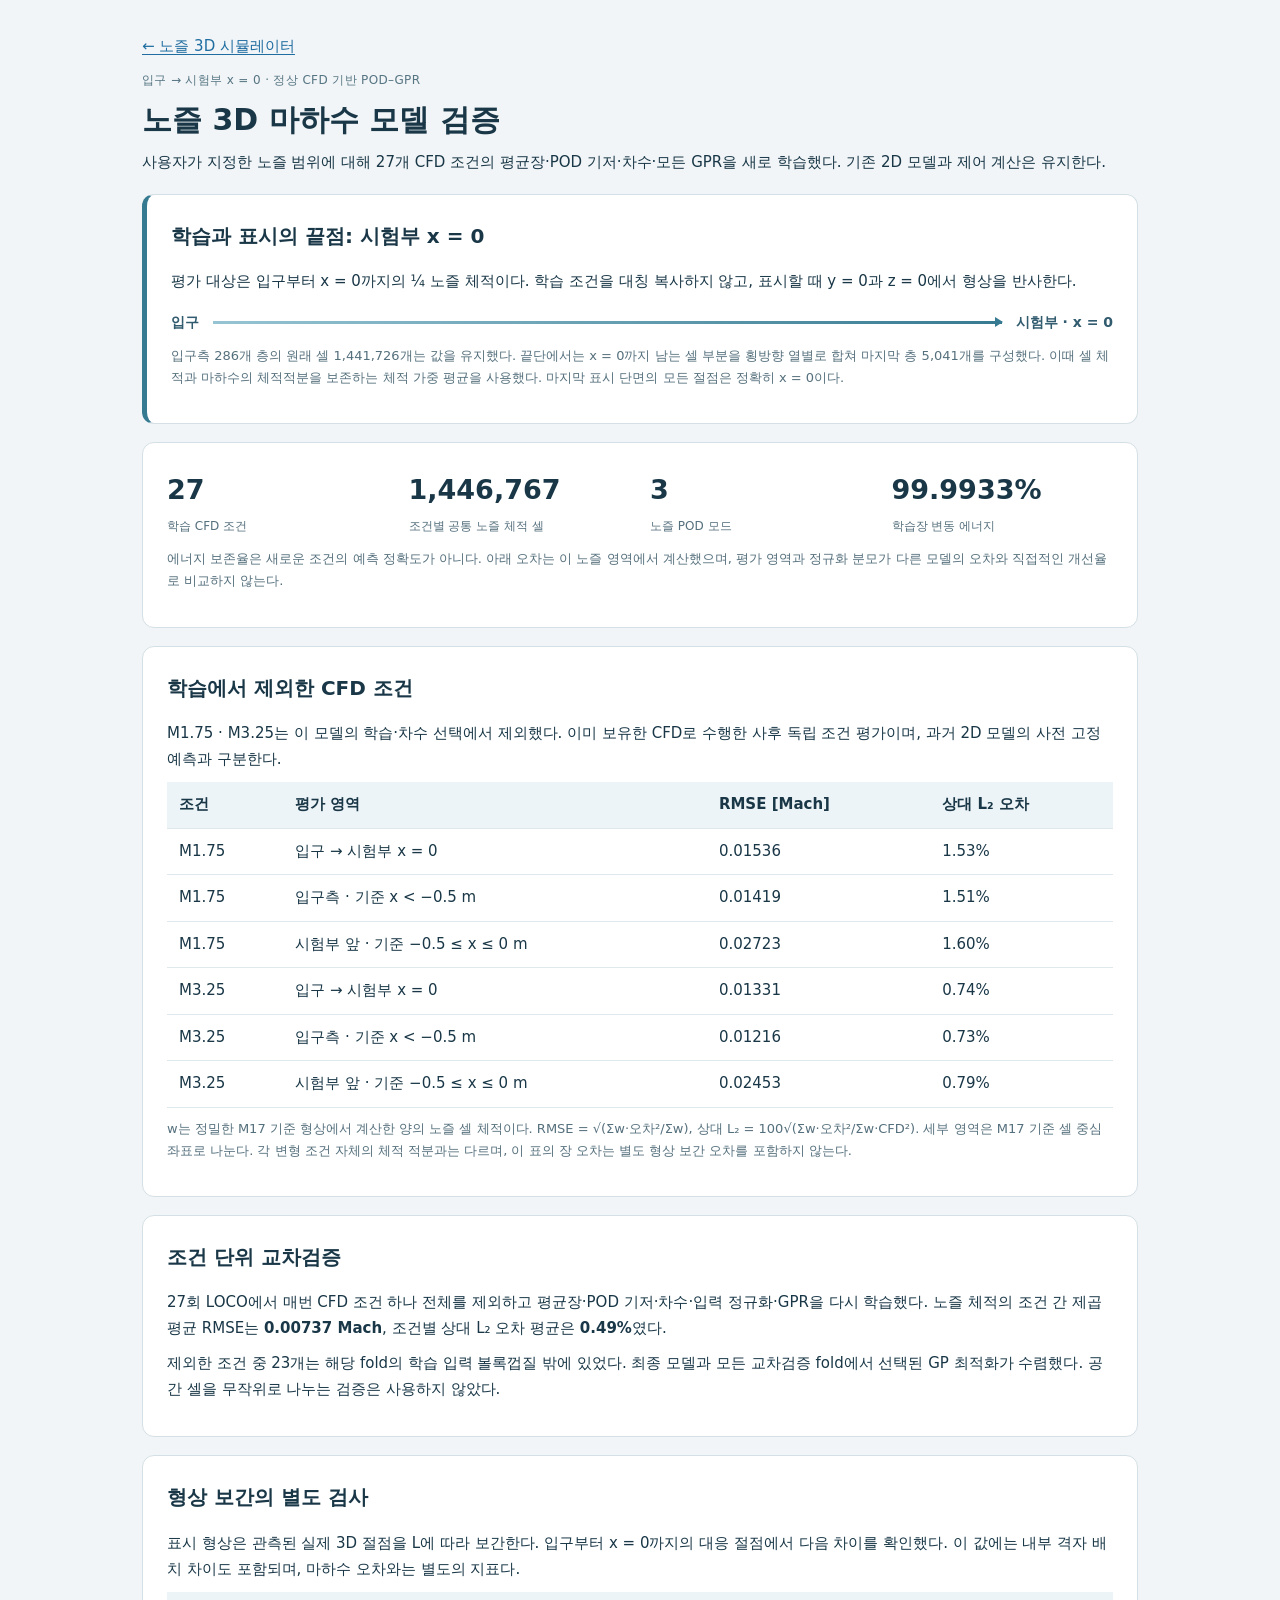
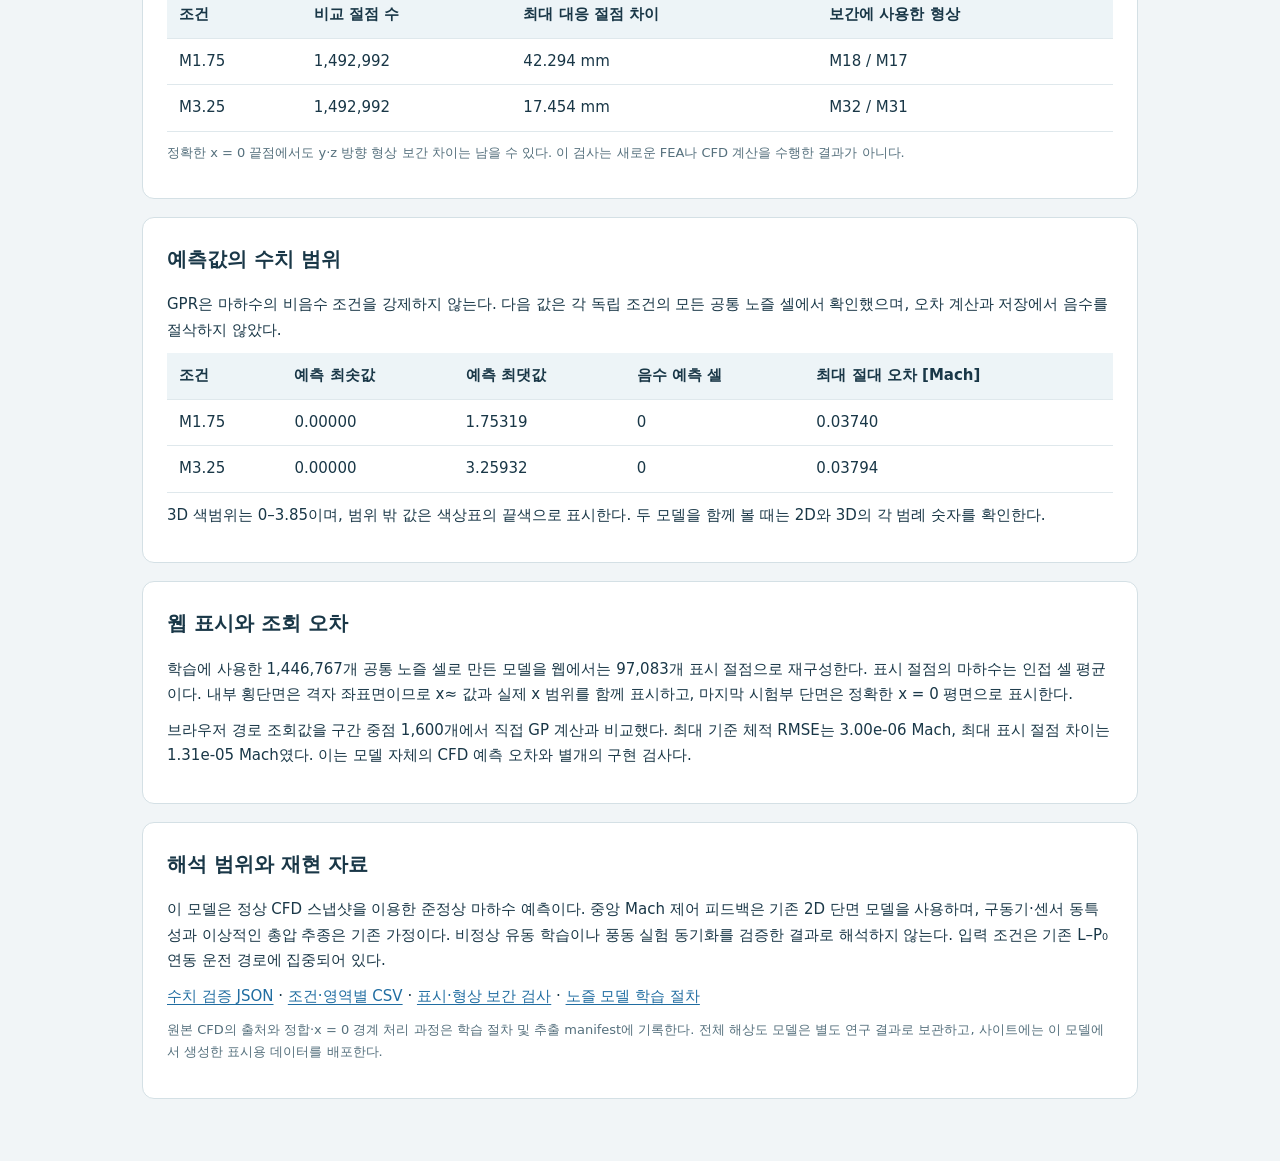
<file: volume/validation.html>
<!doctype html>
<html lang="ko"><head><meta charset="utf-8"><meta name="viewport" content="width=device-width,initial-scale=1">
<title>노즐 3D 마하수 모델 검증 · 입구부터 x=0</title>
<style>
*{box-sizing:border-box}body{margin:0;background:#f1f5f7;color:#193747;font:15px/1.7 system-ui,sans-serif}main{max-width:1040px;margin:auto;padding:34px 22px 44px}a{color:#206da1;text-underline-offset:3px}a:focus-visible{outline:3px solid #7cb6d8;outline-offset:3px}h1{font-size:30px;line-height:1.35;margin:10px 0}h2{font-size:20px;margin-top:0}p{margin:10px 0}.eyebrow{color:#567583;font-size:12px;letter-spacing:.03em}.card{background:white;padding:24px;border:1px solid #d4e0e5;border-radius:12px;margin:18px 0}.scope{border-left:5px solid #367a91}.small{font-size:13px;color:#55707d}.table{overflow-x:auto}table{border-collapse:collapse;width:100%;font-variant-numeric:tabular-nums}th,td{padding:10px 12px;border-bottom:1px solid #dfe8ec;text-align:left;white-space:nowrap}thead{background:#edf4f7}.numbers{display:grid;grid-template-columns:repeat(4,1fr);gap:20px}.numbers strong{font-size:27px;display:block;white-space:nowrap}.numbers span{font-size:12px;color:#55707d}.boundary{display:flex;align-items:center;gap:14px;margin:16px 0 3px;color:#315b6e;font-size:14px}.boundary .line{height:3px;flex:1;background:linear-gradient(90deg,#96c4d3,#367a91);position:relative}.boundary .line:after{content:"";position:absolute;right:-1px;top:-4px;border-top:5px solid transparent;border-bottom:5px solid transparent;border-left:8px solid #367a91}.formula{font-family:system-ui,sans-serif;white-space:normal}code{font-size:13px}@media(max-width:700px){main{padding:20px 12px}.card{padding:17px}h1{font-size:25px}.numbers{grid-template-columns:repeat(2,1fr);gap:13px}.numbers strong{font-size:24px}.boundary{font-size:12px}}
</style></head><body><main>
<a href="../?view=3d">← 노즐 3D 시뮬레이터</a>
<p class="eyebrow">입구 → 시험부 x = 0 · 정상 CFD 기반 POD–GPR</p>
<h1>노즐 3D 마하수 모델 검증</h1>
<p>사용자가 지정한 노즐 범위에 대해 27개 CFD 조건의 평균장·POD 기저·차수·모든 GPR을 새로 학습했다. 기존 2D 모델과 제어 계산은 유지한다.</p>
<section class="card scope"><h2>학습과 표시의 끝점: 시험부 x = 0</h2>
<p>평가 대상은 입구부터 x = 0까지의 ¼ 노즐 체적이다. 학습 조건을 대칭 복사하지 않고, 표시할 때 y = 0과 z = 0에서 형상을 반사한다.</p>
<div class="boundary" aria-label="학습 범위는 입구부터 정확한 x=0 시험부 평면까지"><strong>입구</strong><span class="line" aria-hidden="true"></span><strong>시험부 · x = 0</strong></div>
<p class="small">입구측 286개 층의 원래 셀 1,441,726개는 값을 유지했다. 끝단에서는 x = 0까지 남는 셀 부분을 횡방향 열별로 합쳐 마지막 층 5,041개를 구성했다. 이때 셀 체적과 마하수의 체적적분을 보존하는 체적 가중 평균을 사용했다. 마지막 표시 단면의 모든 절점은 정확히 x = 0이다.</p></section>
<section class="card"><div class="numbers"><div><strong>27</strong><span>학습 CFD 조건</span></div><div><strong>1,446,767</strong><span>조건별 공통 노즐 체적 셀</span></div><div><strong>3</strong><span>노즐 POD 모드</span></div><div><strong>99.9933%</strong><span>학습장 변동 에너지</span></div></div><p class="small">에너지 보존율은 새로운 조건의 예측 정확도가 아니다. 아래 오차는 이 노즐 영역에서 계산했으며, 평가 영역과 정규화 분모가 다른 모델의 오차와 직접적인 개선율로 비교하지 않는다.</p></section>
<section class="card"><h2>학습에서 제외한 CFD 조건</h2>
<p>M1.75 · M3.25는 이 모델의 학습·차수 선택에서 제외했다. 이미 보유한 CFD로 수행한 사후 독립 조건 평가이며, 과거 2D 모델의 사전 고정 예측과 구분한다.</p>
<div class="table"><table><thead><tr><th scope="col">조건</th><th scope="col">평가 영역</th><th scope="col">RMSE [Mach]</th><th scope="col">상대 L₂ 오차</th></tr></thead><tbody><tr><td>M1.75</td><td>입구 → 시험부 x = 0</td><td>0.01536</td><td>1.53%</td></tr><tr><td>M1.75</td><td>입구측 · 기준 x &lt; −0.5 m</td><td>0.01419</td><td>1.51%</td></tr><tr><td>M1.75</td><td>시험부 앞 · 기준 −0.5 ≤ x ≤ 0 m</td><td>0.02723</td><td>1.60%</td></tr><tr><td>M3.25</td><td>입구 → 시험부 x = 0</td><td>0.01331</td><td>0.74%</td></tr><tr><td>M3.25</td><td>입구측 · 기준 x &lt; −0.5 m</td><td>0.01216</td><td>0.73%</td></tr><tr><td>M3.25</td><td>시험부 앞 · 기준 −0.5 ≤ x ≤ 0 m</td><td>0.02453</td><td>0.79%</td></tr></tbody></table></div>
<p class="small formula">w는 정밀한 M17 기준 형상에서 계산한 양의 노즐 셀 체적이다. RMSE = √(Σw·오차²/Σw), 상대 L₂ = 100√(Σw·오차²/Σw·CFD²). 세부 영역은 M17 기준 셀 중심 좌표로 나눈다. 각 변형 조건 자체의 체적 적분과는 다르며, 이 표의 장 오차는 별도 형상 보간 오차를 포함하지 않는다.</p></section>
<section class="card"><h2>조건 단위 교차검증</h2>
<p>27회 LOCO에서 매번 CFD 조건 하나 전체를 제외하고 평균장·POD 기저·차수·입력 정규화·GPR을 다시 학습했다. 노즐 체적의 조건 간 제곱평균 RMSE는 <strong>0.00737 Mach</strong>, 조건별 상대 L₂ 오차 평균은 <strong>0.49%</strong>였다.</p>
<p>제외한 조건 중 23개는 해당 fold의 학습 입력 볼록껍질 밖에 있었다. 최종 모델과 모든 교차검증 fold에서 선택된 GP 최적화가 수렴했다. 공간 셀을 무작위로 나누는 검증은 사용하지 않았다.</p></section>
<section class="card"><h2>형상 보간의 별도 검사</h2>
<p>표시 형상은 관측된 실제 3D 절점을 L에 따라 보간한다. 입구부터 x = 0까지의 대응 절점에서 다음 차이를 확인했다. 이 값에는 내부 격자 배치 차이도 포함되며, 마하수 오차와는 별도의 지표다.</p>
<div class="table"><table><thead><tr><th scope="col">조건</th><th scope="col">비교 절점 수</th><th scope="col">최대 대응 절점 차이</th><th scope="col">보간에 사용한 형상</th></tr></thead><tbody><tr><td>M1.75</td><td>1,492,992</td><td>42.294 mm</td><td>M18 / M17</td></tr><tr><td>M3.25</td><td>1,492,992</td><td>17.454 mm</td><td>M32 / M31</td></tr></tbody></table></div>
<p class="small">정확한 x = 0 끝점에서도 y·z 방향 형상 보간 차이는 남을 수 있다. 이 검사는 새로운 FEA나 CFD 계산을 수행한 결과가 아니다.</p></section>
<section class="card"><h2>예측값의 수치 범위</h2>
<p>GPR은 마하수의 비음수 조건을 강제하지 않는다. 다음 값은 각 독립 조건의 모든 공통 노즐 셀에서 확인했으며, 오차 계산과 저장에서 음수를 절삭하지 않았다.</p>
<div class="table"><table><thead><tr><th scope="col">조건</th><th scope="col">예측 최솟값</th><th scope="col">예측 최댓값</th><th scope="col">음수 예측 셀</th><th scope="col">최대 절대 오차 [Mach]</th></tr></thead><tbody><tr><td>M1.75</td><td>0.00000</td><td>1.75319</td><td>0</td><td>0.03740</td></tr><tr><td>M3.25</td><td>0.00000</td><td>3.25932</td><td>0</td><td>0.03794</td></tr></tbody></table></div>
<p>3D 색범위는 0–3.85이며, 범위 밖 값은 색상표의 끝색으로 표시한다. 두 모델을 함께 볼 때는 2D와 3D의 각 범례 숫자를 확인한다.</p></section>
<section class="card"><h2>웹 표시와 조회 오차</h2>
<p>학습에 사용한 1,446,767개 공통 노즐 셀로 만든 모델을 웹에서는 97,083개 표시 절점으로 재구성한다. 표시 절점의 마하수는 인접 셀 평균이다. 내부 횡단면은 격자 좌표면이므로 x≈ 값과 실제 x 범위를 함께 표시하고, 마지막 시험부 단면은 정확한 x = 0 평면으로 표시한다.</p>
<p>브라우저 경로 조회값을 구간 중점 1,600개에서 직접 GP 계산과 비교했다. 최대 기준 체적 RMSE는 3.00e-06 Mach, 최대 표시 절점 차이는 1.31e-05 Mach였다. 이는 모델 자체의 CFD 예측 오차와 별개의 구현 검사다.</p></section>
<section class="card"><h2>해석 범위와 재현 자료</h2>
<p>이 모델은 정상 CFD 스냅샷을 이용한 준정상 마하수 예측이다. 중앙 Mach 제어 피드백은 기존 2D 단면 모델을 사용하며, 구동기·센서 동특성과 이상적인 총압 추종은 기존 가정이다. 비정상 유동 학습이나 풍동 실험 동기화를 검증한 결과로 해석하지 않는다. 입력 조건은 기존 L–P₀ 연동 운전 경로에 집중되어 있다.</p>
<p><a href="validation.json">수치 검증 JSON</a> · <a href="field_metrics.csv">조건·영역별 CSV</a> · <a href="export_audit.json">표시·형상 보간 검사</a> · <a href="../model_bundle/phase5_Mach_del_L/v11_nozzle_volume/README.md">노즐 모델 학습 절차</a></p>
<p class="small">원본 CFD의 출처와 정합·x = 0 경계 처리 과정은 학습 절차 및 추출 manifest에 기록한다. 전체 해상도 모델은 별도 연구 결과로 보관하고, 사이트에는 이 모델에서 생성한 표시용 데이터를 배포한다.</p></section>
</main></body></html>
</file>
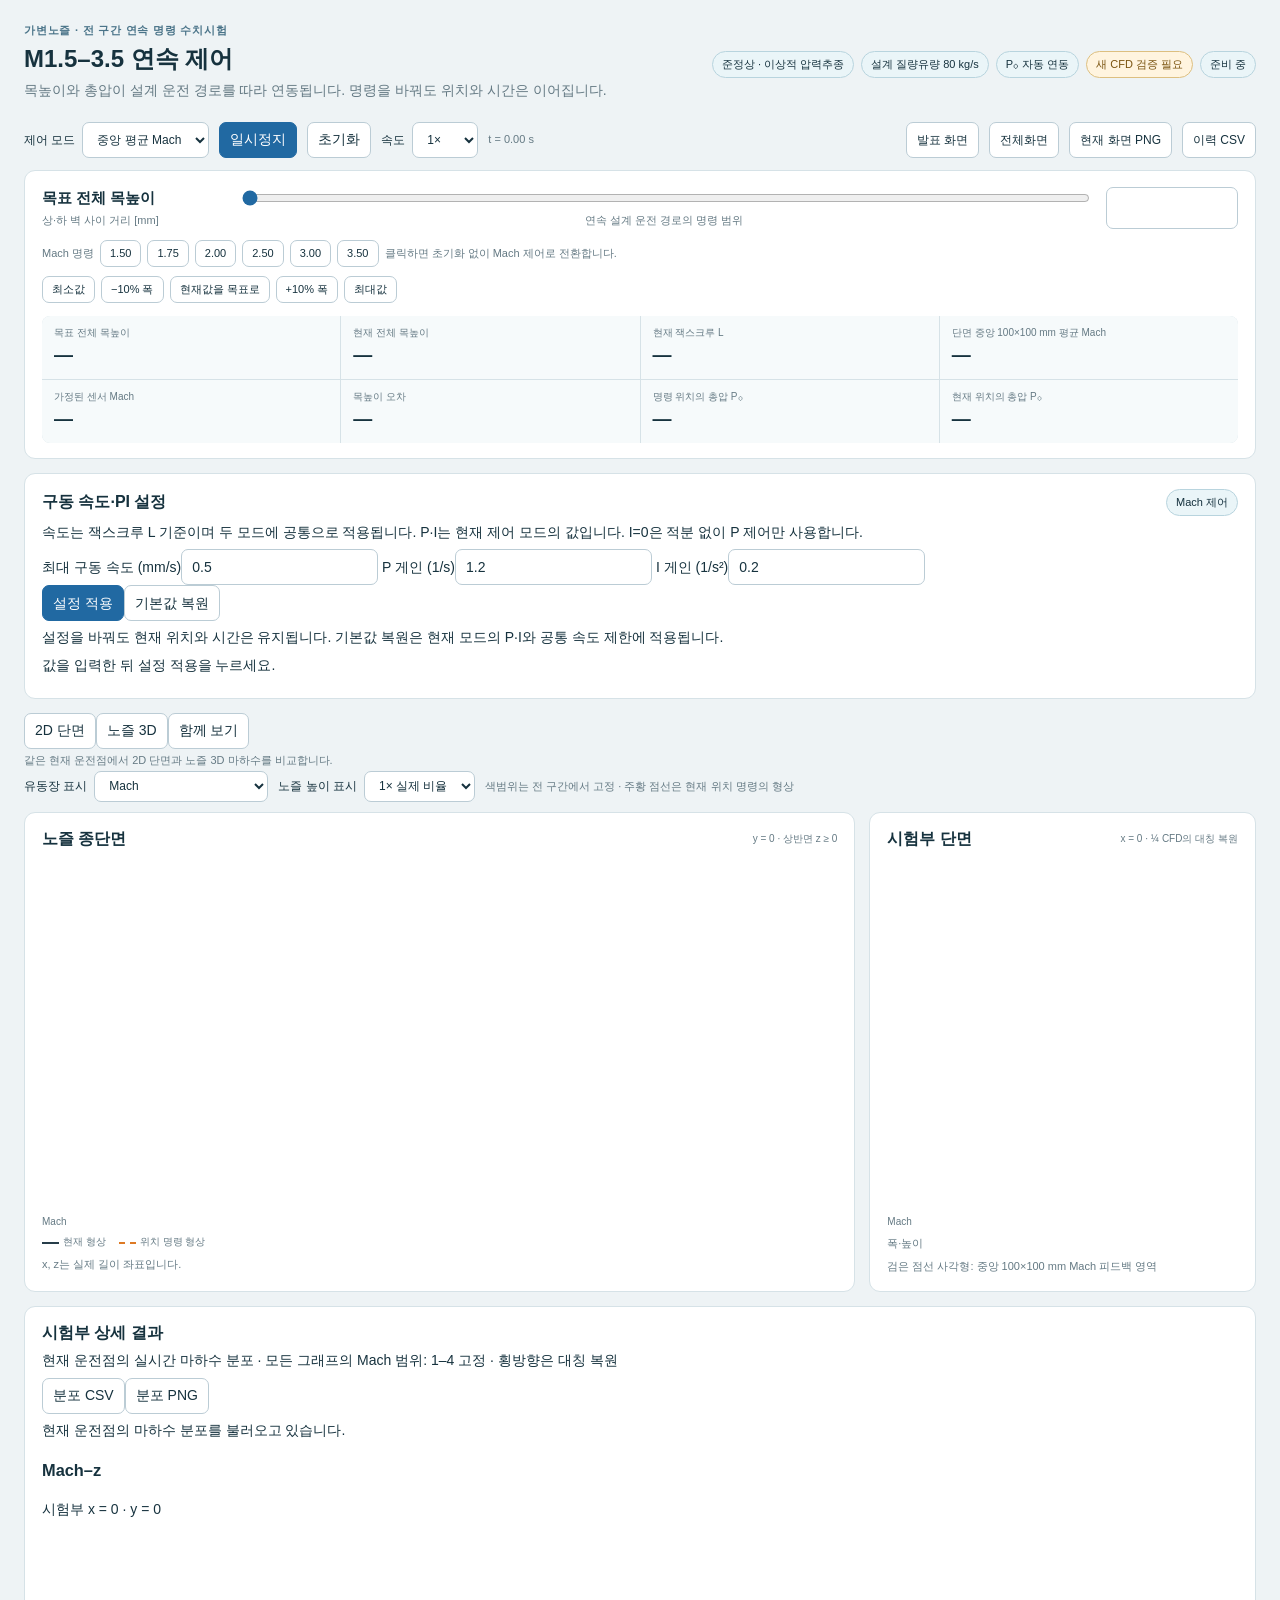
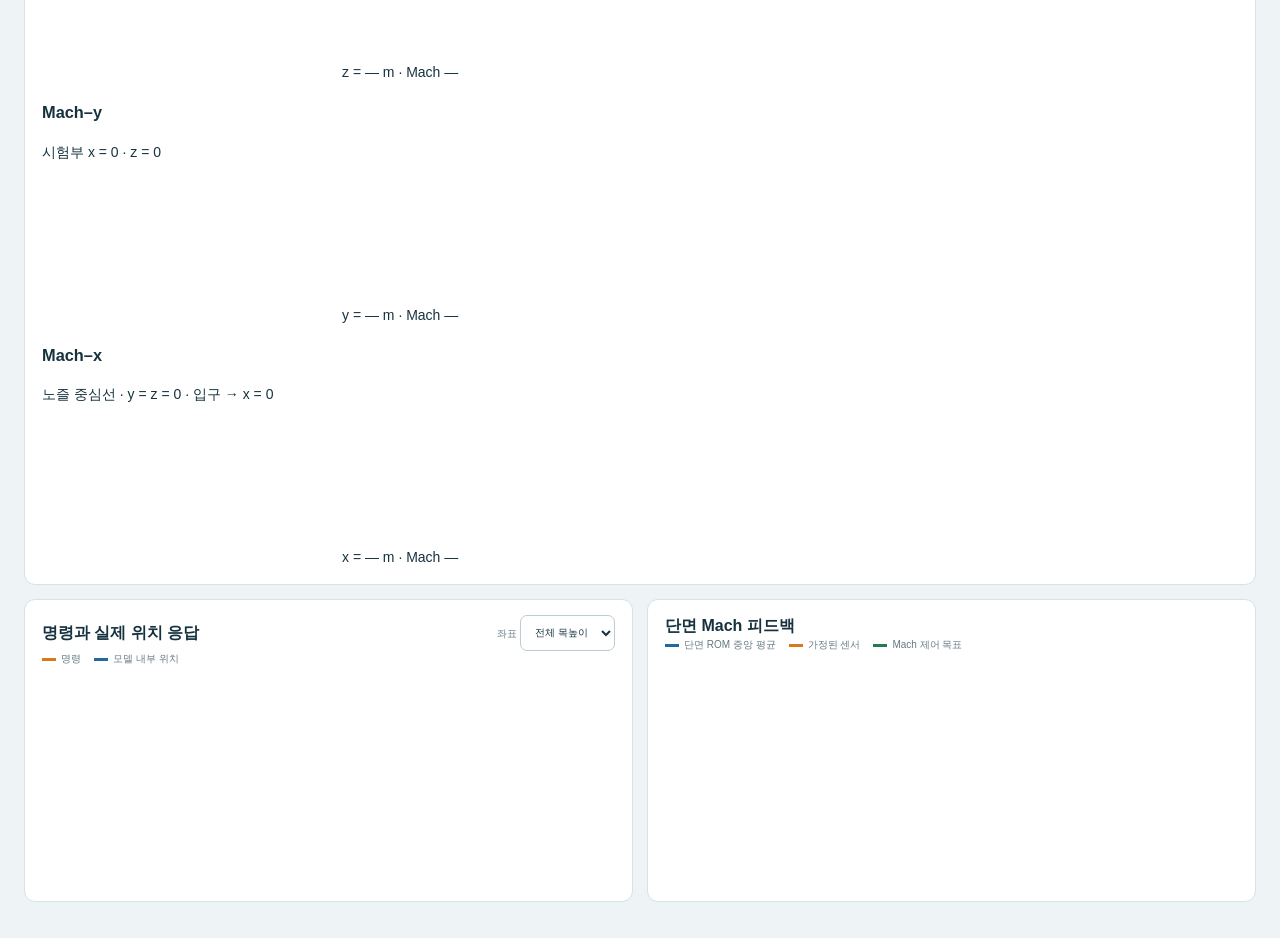
<file: model_bundle/phase5_Mach_del_L/v09_continuous_control/simulator_template.html>
<!doctype html>
<html lang="ko">
<head>
<meta charset="utf-8">
<meta name="viewport" content="width=device-width,initial-scale=1">
<title>가변노즐 연속 마하수·목높이 제어 시뮬레이터</title>
<style>
:root{color-scheme:light;--ink:#16323e;--muted:#657a84;--line:#d6e2e7;--bg:#eef3f5;--blue:#2169a2;--orange:#db781c;--green:#237b51}*{box-sizing:border-box}body{margin:0;background:var(--bg);color:var(--ink);font:14px/1.55 "UnDotum","Malgun Gothic",Arial,sans-serif}main{max-width:1680px;margin:auto;padding:22px 24px}button,input,select{font:inherit}button,select,input[type=number]{border:1px solid #bbccd5;border-radius:7px;background:white;color:var(--ink);min-height:36px;padding:5px 10px}button{cursor:pointer}button:hover{background:#edf4f8}button:focus-visible,input:focus-visible,select:focus-visible{outline:3px solid #7cb6d8;outline-offset:2px}.primary{background:var(--blue);border-color:var(--blue);color:white}.primary:hover{background:#1a5583}.header{display:flex;justify-content:space-between;align-items:center;gap:18px}.eyebrow{font-size:11px;color:#497388;font-weight:700;letter-spacing:.07em}h1{font-size:24px;line-height:1.3;margin:4px 0}h2{font-size:16px;margin:0;line-height:1.4}p{margin:6px 0}.muted,.hint{color:var(--muted)}.hint{font-size:11px}.badge{font-size:11px;white-space:nowrap;border:1px solid #b8d4de;background:#eaf5f8;padding:4px 9px;border-radius:18px}.badge.review{background:#fff4df;border-color:#ddbf80;color:#79520e}.badge.supported{background:#eaf5ee;border-color:#a8ceba;color:#28633f}.badges{display:flex;gap:7px;flex-wrap:wrap;justify-content:flex-end}.toolbar{display:flex;align-items:center;gap:10px;flex-wrap:wrap;margin:14px 0 12px}.toolbar label{display:flex;gap:7px;align-items:center;font-size:12px}.stretch{flex:1}.smallbtn{font-size:12px}.panel{background:white;border:1px solid var(--line);border-radius:11px;padding:15px 17px;margin-bottom:14px}.command-row{display:grid;grid-template-columns:180px 1fr 132px;gap:18px;align-items:center}.command-info strong{display:block;font-size:15px}.command-info span{font-size:11px;color:var(--muted)}.command-slider input{width:100%;accent-color:var(--blue)}.range-labels{display:flex;justify-content:space-between;color:var(--muted);font-size:11px;font-variant-numeric:tabular-nums}.command-number input{width:100%;font-size:19px;font-weight:600;min-height:42px}.step-row{display:flex;gap:6px;align-items:center;flex-wrap:wrap;margin-top:9px}.step-row button{font-size:11px;min-height:27px;padding:2px 9px}.message{font-size:12px;color:#775500;margin-left:7px}.metrics{display:grid;grid-template-columns:repeat(4,1fr);gap:1px;background:var(--line);border-radius:8px;overflow:hidden;margin-top:13px}.metric{background:#f6fafb;padding:9px 12px}.metric span{display:block;font-size:10px;color:var(--muted)}.metric strong{display:block;font-size:19px;font-weight:600;font-variant-numeric:tabular-nums;white-space:nowrap}.metric small{font-size:10px;font-weight:400;color:var(--muted)}.fields{display:grid;grid-template-columns:minmax(0,2.15fr) minmax(330px,1fr);gap:14px}.fields .panel{min-width:0}.panel-heading{display:flex;align-items:center;justify-content:space-between;gap:8px;flex-wrap:wrap}.panel-heading .hint{font-size:10px}.field-tools{display:flex;align-items:center;gap:10px;flex-wrap:wrap;margin-bottom:10px;font-size:12px}.field-tools label{display:flex;align-items:center;gap:7px}.field-tools select{min-height:31px;font-size:12px}.field-wrap{height:350px;width:100%;margin-top:7px}.cross-wrap{height:350px}.field-wrap canvas,.trace-wrap canvas{display:block;width:100%;height:100%}.legend{display:flex;align-items:center;gap:8px;flex-wrap:wrap;font-size:10px;color:var(--muted);margin-top:7px;font-variant-numeric:tabular-nums}.colorbar{height:10px;border-radius:3px;width:160px}.field-summary{font-size:11px;color:var(--muted);margin-top:6px}.outline-legend{font-size:10px;color:var(--muted);display:flex;gap:13px;margin-top:5px}.linekey{display:inline-block;width:17px;vertical-align:middle;margin-right:4px;border-top:2px solid #263d49}.linekey.command{border-top:2px dashed #dd7a25}.plots{display:grid;grid-template-columns:1fr 1fr;gap:14px}.plots .panel{min-width:0}.trace-wrap{height:215px;margin-top:5px}.chartlegend{display:flex;gap:13px;flex-wrap:wrap;font-size:10px;color:var(--muted)}.swatch{display:inline-block;width:14px;height:3px;vertical-align:middle;margin-right:5px}.error{display:none;background:#fff1ed;border:1px solid #e4bcb1;padding:12px;border-radius:7px;margin:12px 0;color:#8d251b}.mono{font-variant-numeric:tabular-nums}.presentation main{max-width:none;padding:15px 20px}.presentation .secondary-copy{display:none}.presentation .field-wrap{height:400px}.presentation .trace-wrap{height:235px}.presentation h1{font-size:27px}.presentation .metrics strong{font-size:23px}.presentation .panel{margin-bottom:10px}
@media(max-width:1050px){main{padding:15px 12px}.fields{grid-template-columns:minmax(0,1.55fr) minmax(280px,1fr)}.metric strong{font-size:16px}.metric{padding:8px}.header{align-items:flex-start}.badges{max-width:290px}h1{font-size:21px}.command-row{grid-template-columns:135px 1fr 115px;gap:12px}.field-wrap{height:300px}}
@media(max-width:760px){.fields,.plots{grid-template-columns:1fr}.metrics{grid-template-columns:repeat(3,1fr)}.header{display:block}.badges{justify-content:flex-start;max-width:none;margin-top:9px}.command-row{grid-template-columns:1fr 100px}.command-info{grid-column:1 / -1}.command-info strong,.command-info span{display:inline;margin-right:8px}.toolbar{gap:7px}.stretch{display:none}.panel{padding:13px 11px}.field-wrap{height:270px}.cross-wrap{height:340px}.presentation .field-wrap{height:320px}}
__VOLUME_CSS__
</style>
</head>
<body>
<main>
<header class="header"><div><div class="eyebrow">가변노즐 · 전 구간 연속 명령 수치시험</div><h1>M1.5–3.5 연속 제어</h1><p class="muted secondary-copy">목높이와 총압이 설계 운전 경로를 따라 연동됩니다. 명령을 바꿔도 위치와 시간은 이어집니다.</p></div><div class="badges"><span class="badge">준정상 · 이상적 압력추종</span><span class="badge">설계 질량유량 80 kg/s</span><span class="badge" id="pressureBadge">P₀ 자동 연동</span><span class="badge review" id="supportBadge">새 CFD 검증 필요</span><span class="badge" id="runningBadge">준비 중</span></div></header>
<div id="errorBox" class="error" role="alert"></div>
<div class="toolbar"><label>제어 모드 <select id="modeSelect"><option value="mach" selected>중앙 평균 Mach</option><option value="position">전체 목높이</option></select></label><button id="pauseButton" class="primary">일시정지</button><button id="resetButton">초기화</button><label>속도 <select id="speedSelect"><option value="0.5">0.5×</option><option value="1" selected>1×</option><option value="2">2×</option><option value="4">4×</option><option value="8">8×</option></select></label><span class="mono hint" id="timeLabel">t = 0.00 s</span><div class="stretch"></div><button id="presentationButton" class="smallbtn">발표 화면</button><button id="fullscreenButton" class="smallbtn">전체화면</button><button id="pngButton" class="smallbtn">현재 화면 PNG</button><button id="csvButton" class="smallbtn">이력 CSV</button></div>
<section class="panel" aria-label="실시간 제어 명령">
<div class="command-row"><div class="command-info"><strong id="commandTitle">목표 전체 목높이</strong><span id="commandUnit">상·하 벽 사이 거리 [mm]</span></div><div class="command-slider"><input id="commandSlider" type="range" min="0" max="1" step="0.001" value="0" aria-label="실시간 목표 명령"><div class="range-labels"><span id="rangeMin"></span><span>연속 설계 운전 경로의 명령 범위</span><span id="rangeMax"></span></div></div><div class="command-number"><input id="commandNumber" type="number" aria-label="목표 명령 숫자 입력"></div></div>
<div class="step-row" id="machPresets"><span class="hint">Mach 명령</span><button data-mach="1.5">1.50</button><button data-mach="1.75">1.75</button><button data-mach="2">2.00</button><button data-mach="2.5">2.50</button><button data-mach="3">3.00</button><button data-mach="3.5">3.50</button><span class="hint">클릭하면 초기화 없이 Mach 제어로 전환합니다.</span></div>
<div class="step-row"><button id="lowerButton">최소값</button><button id="minusButton">−10% 폭</button><button id="currentButton">현재값을 목표로</button><button id="plusButton">+10% 폭</button><button id="upperButton">최대값</button><span id="commandMessage" class="message" aria-live="polite"></span></div>
<div class="metrics"><div class="metric"><span id="targetMetricLabel">목표 전체 목높이</span><strong id="targetMetric">—</strong></div><div class="metric"><span>현재 전체 목높이</span><strong id="heightMetric">—</strong></div><div class="metric"><span>현재 잭스크루 L</span><strong id="lengthMetric">—</strong></div><div class="metric"><span>단면 중앙 100×100 mm 평균 Mach</span><strong id="coreMetric">—</strong></div><div class="metric"><span>가정된 센서 Mach</span><strong id="sensorMetric">—</strong></div><div class="metric"><span id="errorMetricLabel">목높이 오차</span><strong id="errorMetric">—</strong></div><div class="metric"><span>명령 위치의 총압 P₀</span><strong id="targetPressureMetric">—</strong></div><div class="metric"><span>현재 위치의 총압 P₀</span><strong id="actualPressureMetric">—</strong></div></div>
</section>
<form class="panel controller-tuning" id="controllerTuningForm" aria-labelledby="controllerTuningTitle" novalidate>
<div class="panel-heading"><h2 id="controllerTuningTitle">구동 속도·PI 설정</h2><span class="badge" id="controllerTuningMode">Mach 제어</span></div>
<p class="controller-tuning-note" id="controllerTuningNote">속도는 잭스크루 L 기준이며 두 모드에 공통으로 적용됩니다. P·I는 현재 제어 모드의 값입니다. I=0은 적분 없이 P 제어만 사용합니다.</p>
<div class="controller-tuning-row">
<label class="controller-tuning-speed" for="controllerMaxSpeed"><span>최대 구동 속도 (mm/s)</span><input id="controllerMaxSpeed" name="maxSpeed" type="number" step="any" min="0" value="0.5" inputmode="decimal" autocomplete="off" aria-describedby="controllerTuningNote controllerTuningStatus" required></label>
<label for="controllerKp"><span>P 게인 (1/s)</span><input id="controllerKp" name="kp" type="number" step="any" min="0" value="1.2" inputmode="decimal" autocomplete="off" aria-describedby="controllerTuningNote controllerTuningStatus" required></label>
<label for="controllerKi"><span>I 게인 (1/s²)</span><input id="controllerKi" name="ki" type="number" step="any" min="0" value="0.2" inputmode="decimal" autocomplete="off" aria-describedby="controllerTuningNote controllerTuningStatus" required></label>
<div class="controller-tuning-actions"><button class="primary" id="controllerTuningApply" type="submit">설정 적용</button><button id="controllerTuningReset" type="button">기본값 복원</button></div>
</div>
<p class="controller-tuning-help">설정을 바꿔도 현재 위치와 시간은 유지됩니다. 기본값 복원은 현재 모드의 P·I와 공통 속도 제한에 적용됩니다.</p>
<p class="controller-tuning-status" id="controllerTuningStatus" role="status" aria-live="polite" aria-atomic="true">값을 입력한 뒤 설정 적용을 누르세요.</p>
</form>
<div class="view-switcher"><div class="view-tabs" role="group" aria-label="유동장 차원 선택"><button type="button" data-volume-view="2d" aria-pressed="true">2D 단면</button><button type="button" data-volume-view="3d" aria-pressed="false">노즐 3D</button><button type="button" data-volume-view="both" aria-pressed="false">함께 보기</button></div><span class="hint">같은 현재 운전점에서 2D 단면과 노즐 3D 마하수를 비교합니다.</span></div>
<section class="panel volume-panel" id="volumePanel" aria-label="입구부터 시험부 x=0까지 노즐 3D 마하수" hidden>
<div class="panel-heading volume-heading"><h2>노즐 체적 마하수 <span class="volume-tag">3D</span></h2><span class="hint" id="volumeLoadStatus">노즐 체적 Mach POD–GPR</span></div>
<div class="volume-controls"><label>표시 <select id="volumeSurface"><option value="cuts" selected>내부 단면 + 형상</option><option value="surface">전체 표면</option></select></label><label>영역 <select id="volumeSymmetry"><option value="full" selected>대칭 복원 · 전체</option><option value="quarter">CFD 해석 영역 · ¼</option></select></label><label><input type="checkbox" id="volumeYPlane" checked>y = 0 단면</label><label><input type="checkbox" id="volumeZPlane">z = 0 단면</label><button id="volumeResetView" type="button">시점 초기화</button></div>
<div class="volume-controls"><label class="volume-slice-control" for="volumeSlice"><span>격자 횡단면</span><input type="range" id="volumeSlice" min="0" max="1" step="1" value="0" aria-label="3D 격자 횡단면 위치"><output id="volumeSliceValue" for="volumeSlice">x = 0.000 m</output></label><button id="volumeTestSection" type="button">시험부 · x = 0</button></div>
<div class="volume-stage"><canvas id="volumeCanvas" tabindex="0" aria-label="입구부터 시험부 x=0까지 노즐 3D 마하수. 드래그로 회전, 휠로 확대할 수 있습니다."></canvas><canvas id="volumeAxes" aria-hidden="true"></canvas><div class="volume-corner"><strong id="volumeActualL">현재 운전점</strong><span id="volumeDomain">입구 → 시험부 x = 0</span></div><div class="volume-gestures">드래그: 회전 · 휠 / 두 손가락: 확대<br>Shift + 드래그: 이동 · 방향키 / + / − / Home</div><div class="volume-overlay" id="volumeOverlay" role="status" aria-live="polite"><span class="volume-spinner" id="volumeBusy" aria-hidden="true"></span><p id="volumeLoadMessage">노즐 체적 모델을 불러오고 있습니다.</p><button id="volumeRetry" type="button" hidden>다시 불러오기</button></div></div>
<div class="volume-footer"><div class="legend"><span>Mach</span><span id="volumeMin">—</span><div class="colorbar" id="volumeColorbar"></div><span id="volumeMax">—</span><span>3D 고정 색범위 · 절대 마하수</span></div><span class="hint" id="volumeTrainingSummary">노즐 체적을 학습하고 화면용 격자에서 표시합니다.</span></div>

<p class="volume-note" id="volumeSummary">입구부터 x = 0까지의 ¼ 노즐 체적을 학습하고 y = 0, z = 0에서 대칭 복원합니다.</p>
</section>
<div class="field-tools" id="twoDFieldTools"><label>유동장 표시 <select id="fieldModeSelect"><option value="absolute">Mach</option><option value="delta">초기화 시점 대비 ΔMach</option></select></label><label>노즐 높이 표시 <select id="heightScaleSelect"><option value="1" selected>1× 실제 비율</option><option value="2">2× 확대</option><option value="4">4× 확대</option></select></label><span class="hint">색범위는 전 구간에서 고정 · 주황 점선은 현재 위치 명령의 형상</span></div>
<div class="fields" id="twoDFields"><section class="panel"><div class="panel-heading"><h2>노즐 종단면</h2><span class="hint" id="longGeometryLabel">y = 0 · 상반면 z ≥ 0</span></div><div class="field-wrap" id="longWrap"><canvas id="longCanvas" aria-label="현재 위치의 노즐 종단면 Mach 유동장"></canvas></div><div class="legend"><span id="longLegendTitle">Mach</span><span id="longMin"></span><div class="colorbar" id="longColorbar"></div><span id="longMax"></span><span id="longRange"></span></div><div class="outline-legend"><span><i class="linekey"></i>현재 형상</span><span><i class="linekey command"></i>위치 명령 형상</span></div><div class="field-summary" id="longSummary">x, z는 실제 길이 좌표입니다.</div></section>
<section class="panel"><div class="panel-heading"><h2>시험부 단면</h2><span class="hint">x = 0 · ¼ CFD의 대칭 복원</span></div><div class="field-wrap cross-wrap"><canvas id="crossCanvas" aria-label="대칭 복원한 전체 시험부 단면과 중앙 Mach 피드백 영역"></canvas></div><div class="legend"><span id="crossLegendTitle">Mach</span><span id="crossMin"></span><div class="colorbar" id="crossColorbar"></div><span id="crossMax"></span></div><div class="field-summary" id="crossSize">폭·높이</div><div class="field-summary">검은 점선 사각형: 중앙 100×100 mm Mach 피드백 영역</div></section></div>
<section class="panel volume-profiles" id="volumeProfiles" aria-labelledby="volumeProfilesTitle">
<div class="volume-profiles-heading"><div><h2 id="volumeProfilesTitle">시험부 상세 결과</h2><p class="volume-profiles-note">현재 운전점의 실시간 마하수 분포 · 모든 그래프의 Mach 범위: 1–4 고정 · 횡방향은 대칭 복원</p></div><div class="volume-profiles-actions"><button id="volumeProfilesRetry" type="button" hidden>다시 불러오기</button><button id="volumeProfilesCSV" type="button" disabled>분포 CSV</button><button id="volumeProfilesPNG" type="button" disabled>분포 PNG</button></div></div>
<p class="volume-profiles-status mono" id="volumeProfilesStatus" role="status" aria-live="off">현재 운전점의 마하수 분포를 불러오고 있습니다.</p>
<div class="volume-profiles-grid">
<article class="volume-profile-card" aria-labelledby="volumeProfileZTitle"><h3 id="volumeProfileZTitle">Mach–z</h3><p class="volume-profile-subtitle" id="volumeProfileZDescription">시험부 x = 0 · y = 0</p><canvas id="volumeProfileZ" role="img" tabindex="0" aria-label="Mach–z 분포. 가로축은 마하수, 세로축은 z 좌표(m)입니다." aria-describedby="volumeProfileZDescription volumeProfileZValue">시험부 중심을 지나는 z 방향 마하수 분포</canvas><output class="volume-profile-value mono" id="volumeProfileZValue" for="volumeProfileZ" aria-live="off">z = — m · Mach —</output></article>
<article class="volume-profile-card" aria-labelledby="volumeProfileYTitle"><h3 id="volumeProfileYTitle">Mach–y</h3><p class="volume-profile-subtitle" id="volumeProfileYDescription">시험부 x = 0 · z = 0</p><canvas id="volumeProfileY" role="img" tabindex="0" aria-label="Mach–y 분포. 가로축은 마하수, 세로축은 y 좌표(m)입니다." aria-describedby="volumeProfileYDescription volumeProfileYValue">시험부 중심을 지나는 y 방향 마하수 분포</canvas><output class="volume-profile-value mono" id="volumeProfileYValue" for="volumeProfileY" aria-live="off">y = — m · Mach —</output></article>
<article class="volume-profile-card" aria-labelledby="volumeProfileXTitle"><h3 id="volumeProfileXTitle">Mach–x</h3><p class="volume-profile-subtitle" id="volumeProfileXDescription">노즐 중심선 · y = z = 0 · 입구 → x = 0</p><canvas id="volumeProfileX" role="img" tabindex="0" aria-label="Mach–x 분포. 가로축은 입구부터 시험부까지의 x 좌표(m), 세로축은 마하수 1~4 고정입니다." aria-describedby="volumeProfileXDescription volumeProfileXValue">입구부터 시험부까지 노즐 중심선의 마하수 분포</canvas><output class="volume-profile-value mono" id="volumeProfileXValue" for="volumeProfileX" aria-live="off">x = — m · Mach —</output></article>
</div>
</section>
<div class="plots"><section class="panel"><div class="panel-heading"><h2>명령과 실제 위치 응답</h2><label class="hint">좌표 <select id="positionTraceSelect"><option value="height">전체 목높이</option><option value="length">잭스크루 L</option></select></label></div><div class="chartlegend"><span><i class="swatch" style="background:#db781c"></i>명령</span><span><i class="swatch" style="background:#2169a2"></i>모델 내부 위치</span></div><div class="trace-wrap"><canvas id="positionCanvas" aria-label="목높이 또는 잭스크루 위치의 명령과 응답"></canvas></div></section><section class="panel"><h2>단면 Mach 피드백</h2><div class="chartlegend"><span><i class="swatch" style="background:#2169a2"></i>단면 ROM 중앙 평균</span><span><i class="swatch" style="background:#db781c"></i>가정된 센서</span><span><i class="swatch" style="background:#237b51"></i>Mach 제어 목표</span></div><div class="trace-wrap"><canvas id="machCanvas" aria-label="단면 ROM Mach와 센서 및 목표 시간 이력"></canvas></div></section></div>
</main>
<script id="simulatorPayload" type="application/json">__PAYLOAD__</script>
<script>__ENGINE_CODE__</script>
<script>__VOLUME_CODE__</script>
<script>__UI_CODE__</script>
</body>
</html>
</file>
